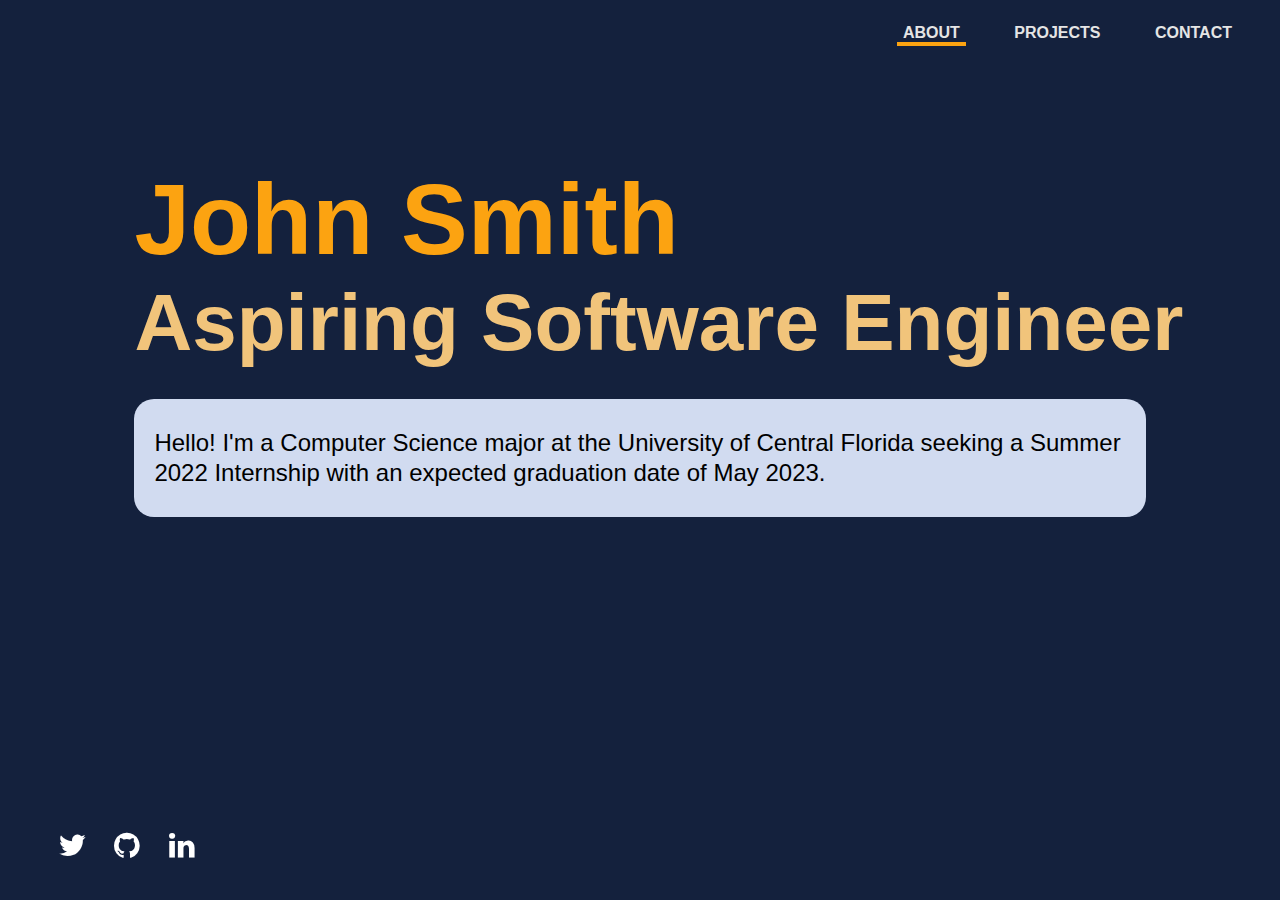
<file: index.html>
<!DOCTYPE html>
<html>
    <head>
        <meta charset="utf-8">
        <meta http-equiv="X-UA-Compatible" content="IE=edge">
        <title>John's Portfolio</title>
        <meta name="description" content="">
        <meta name="viewport" content="width=device-width, initial-scale=1">
        <link rel="stylesheet" href="style.css">
        <link rel="stylesheet" href="https://cdnjs.cloudflare.com/ajax/libs/font-awesome/4.7.0/css/font-awesome.min.css">
    </head>
    <body>
        <div class="navbar">
            <ul class="navlinks">
                <a id="homebutton" class="navbutton" href="index.html">ABOUT</a>
                <a id="projectsbutton" class="navbutton" href="projects.html">PROJECTS</a>
                <a id="contactbutton" class="navbutton" href="contact.html">CONTACT</a>
                
            </ul>
        </div>
        
        <h1> 
            <span class="top-span">
                John Smith
            </span>
            <span class="bottom-span">
                Aspiring Software Engineer
            </span>
        </h1>

        <div class="bio">
            <p>
                Hello! I'm a Computer Science major at the University of Central Florida seeking 
                a Summer 2022 Internship with an expected graduation date of May 2023.
            </p>
        </div>

        <div class="footer">
            <ul class="social-links">
                <a href="https://www.twitter.com/" target="_blank" class="fa fa-twitter"></a>
                <a href="https://www.github.com/" target="_blank" class="fa fa-github"></a>
                <a href="https://www.linkedin.com" target="_blank" class="fa fa-linkedin"></a>
            </ul>    
        </div>
        <script src="script.js"></script>
    </body>
</html>
</file>
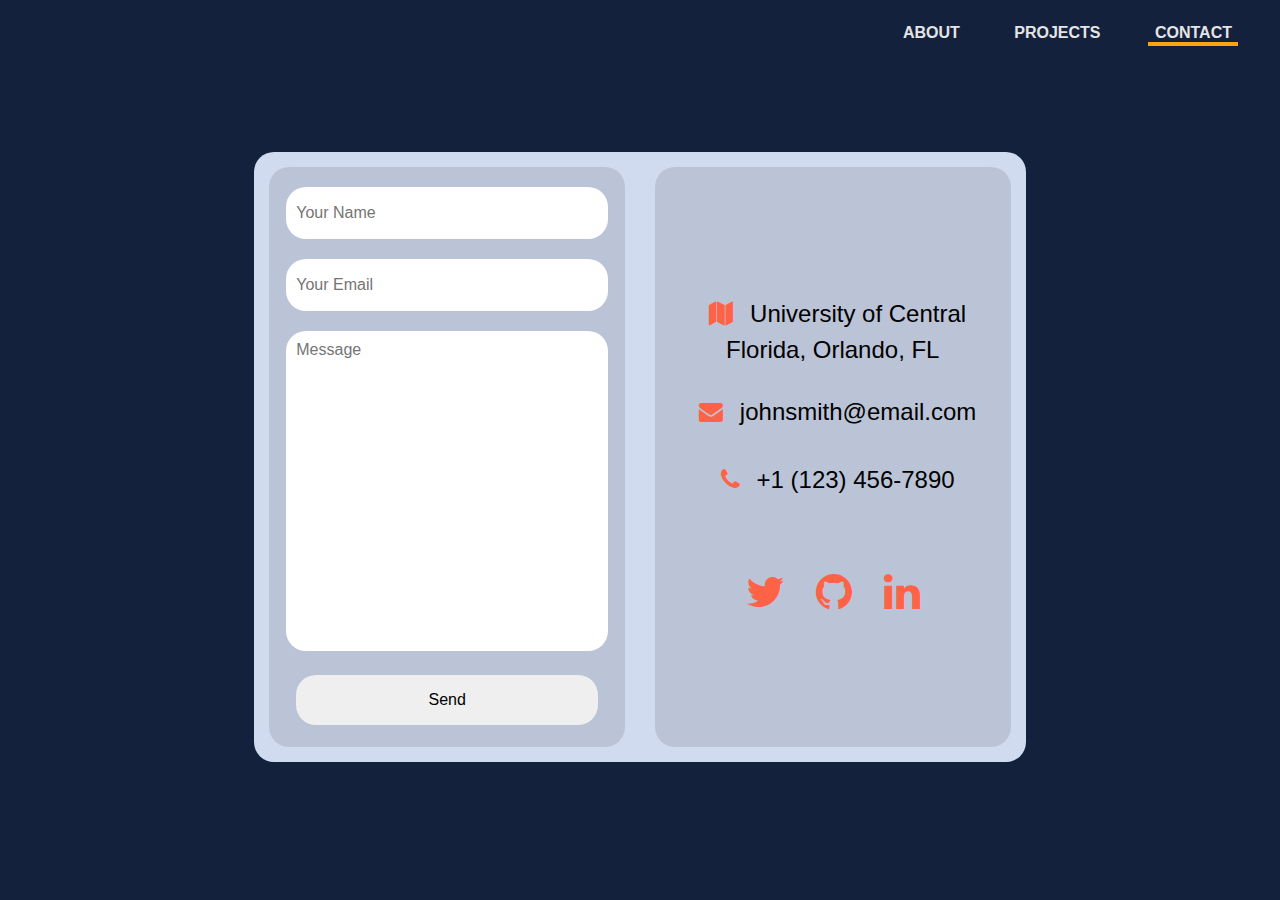
<file: contact.html>
<!DOCTYPE html>
<html>
    <head>
        <meta charset="utf-8">
        <meta http-equiv="X-UA-Compatible" content="IE=edge">
        <title>John's Portfolio</title>
        <meta name="description" content="">
        <meta name="viewport" content="width=device-width, initial-scale=1">
        <link rel="stylesheet" href="style.css">
        <link rel="stylesheet" href="https://cdnjs.cloudflare.com/ajax/libs/font-awesome/4.7.0/css/font-awesome.min.css">
    </head>
    <body>
        <div class="navbar">
            <ul class="navlinks">
                <a id="homebutton" class="navbutton" href="index.html">ABOUT</a>
                <a id="projectsbutton" class="navbutton" href="projects.html">PROJECTS</a>
                <a id="contactbutton" class="navbutton" href="contact.html">CONTACT</a>
            </ul>
        </div>
        
        <div class="contact-container">
            <div class="contact-form contact-subcontainer">
                <form id="email-form" action="/test.html">
                    <input type="text" id="name" name="name" placeholder="Your Name"><br>
                    <input type="text" id="email" name="email" placeholder="Your Email"><br>
                    <textarea id="message" name="message" placeholder="Message"></textarea><br>
                    <button id="submit-button" type="submit">Send</button>
                </form>
            </div>
            <div class="info contact-subcontainer">
                <div class="location">
                    <p>
                        <span class="fa fa-map"></span>
                        University of Central Florida, Orlando, FL
                    </p>
                </div>
                <div class="email">
                    <p>
                        <a href="mailto:johnsmith@email.com">
                            <span class="fa fa-envelope"></span>
                            johnsmith@email.com
                        </a>
                    </p>
                </div>
                <div class="phonenumber">
                    <p>
                        <a href="tel:1234567890">
                            <span class="fa fa-phone"></span>
                            +1 (123) 456-7890
                        </a>
                    </p>
                </div>

                <br><br>

                <div class="socialmedia">
                    <a href="https://www.twitter.com/" target="_blank">
                            <span class="fa fa-twitter"></span>
                    </a>
                    <a href="https://www.github.com/" target="_blank">
                            <span class="fa fa-github"></span>
                    </a>
                    <a href="https://www.linkedin.com/in/" target="_blank">
                            <span class="fa fa-linkedin"></span>
                    </a>
                </div>
            </div>
        </div>

        <script src="script.js"></script>
    </body>
</html>
</file>
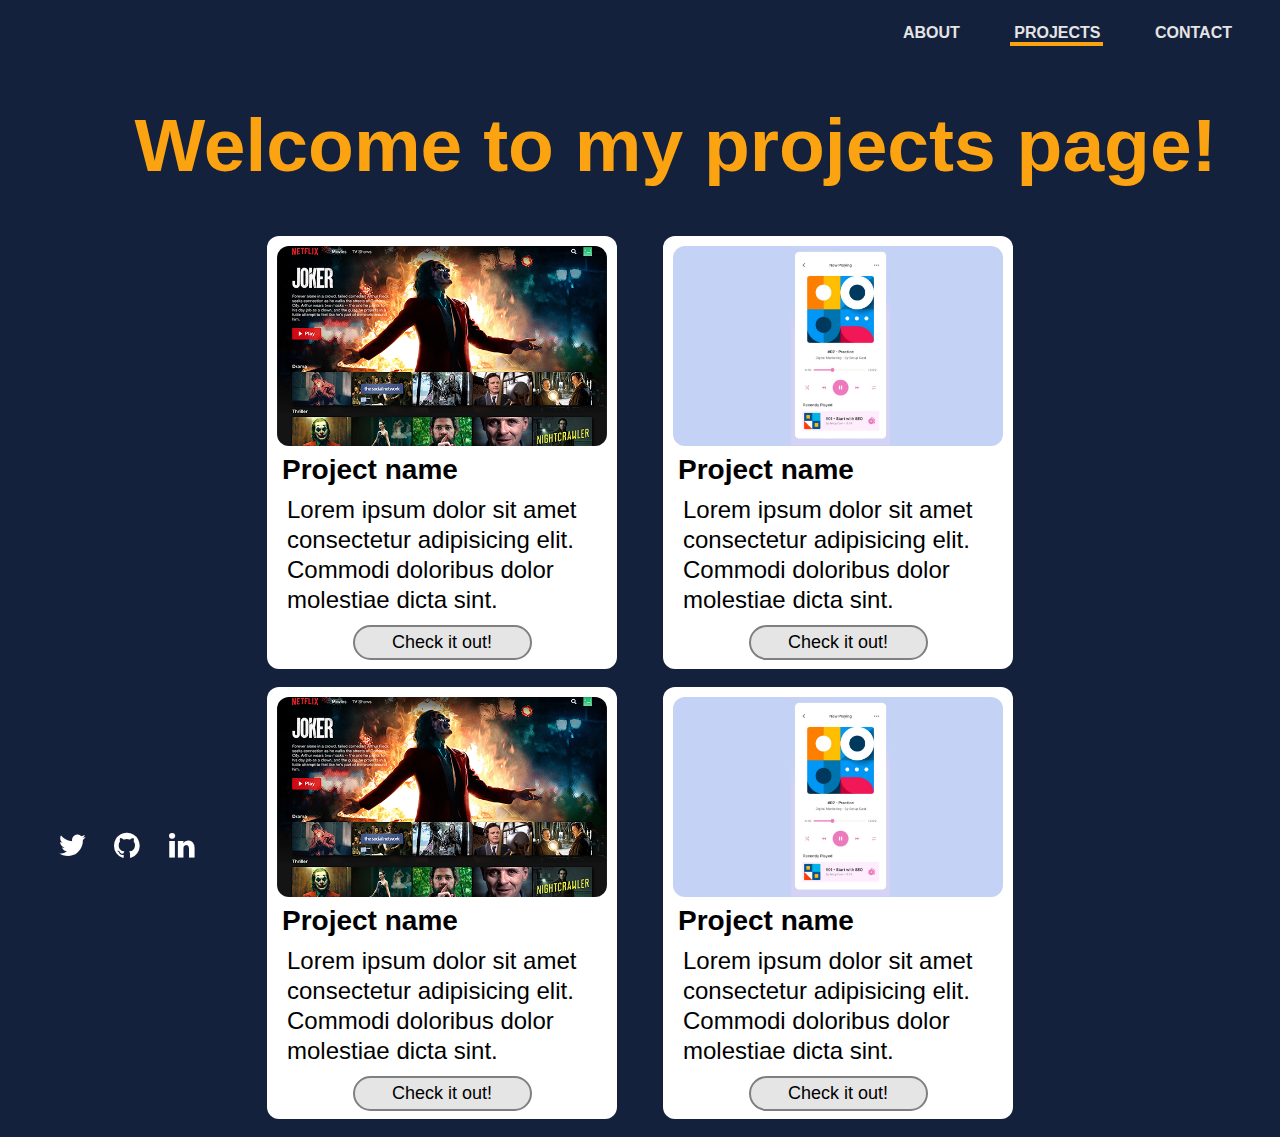
<file: projects.html>
<!DOCTYPE html>
<html>
    <head>
        <meta charset="utf-8">
        <meta http-equiv="X-UA-Compatible" content="IE=edge">
        <title>John's Portfolio</title>
        <meta name="description" content="">
        <meta name="viewport" content="width=device-width, initial-scale=1">
        <link rel="stylesheet" href="style.css">
        <link rel="stylesheet" href="https://cdnjs.cloudflare.com/ajax/libs/font-awesome/4.7.0/css/font-awesome.min.css">
    </head>
    <body>
        <div class="navbar">
            <ul class="navlinks">
                <a id="homebutton" class="navbutton" href="index.html">ABOUT</a>
                <a id="projectsbutton" class="navbutton" href="projects.html">PROJECTS</a>
                <a id="contactbutton" class="navbutton" href="contact.html">CONTACT</a>
            </ul>
        </div>

        <h1 id="project-page" class="projects-title">
            Welcome to my projects page!
        </h1>

        <div class="container">
            <div class="card-container">
                <div class="card">
                    <img src="netflix-clone-sml-movies.png" alt="Image">
                    <div class="project-info">
                        <p class="project-name">Project name</p>
                        <p class="project-description">Lorem ipsum dolor sit amet consectetur adipisicing elit. Commodi doloribus dolor molestiae dicta sint.</p>
                        <a href="https://github.com/" target="_blank">Check it out!</a>
                    </div>
                </div>
            </div>

            <div class="card-container">
                <div class="card">
                    <img src="music-player-ui-react-native.png" alt="Imagen">
                    <div class="project-info">
                        <p class="project-name">Project name</p>
                        <p class="project-description">Lorem ipsum dolor sit amet consectetur adipisicing elit. Commodi doloribus dolor molestiae dicta sint.</p>
                        <a href="https://github.com/" target="_blank">Check it out!</a>
                    </div>
                </div>
            </div> 

            <div class="card-container">
                <div class="card">
                    <img src="netflix-clone-sml-movies.png" alt="Image">
                    <div class="project-info">
                        <p class="project-name">Project name</p>
                        <p class="project-description">Lorem ipsum dolor sit amet consectetur adipisicing elit. Commodi doloribus dolor molestiae dicta sint.</p>
                        <a href="https://github.com/" target="_blank">Check it out!</a>
                    </div>
                </div>
            </div>

            <div class="card-container">
                <div class="card">
                    <img src="music-player-ui-react-native.png" alt="Imagen">
                    <div class="project-info">
                        <p class="project-name">Project name</p>
                        <p class="project-description">Lorem ipsum dolor sit amet consectetur adipisicing elit. Commodi doloribus dolor molestiae dicta sint.</p>
                        <a href="https://github.com/" target="_blank">Check it out!</a>
                    </div>
                </div>
            </div> 

            
        </div>
       

        <div class="footer">
            <ul class="social-links">    
                <a href="https://www.twitter.com/" target="_blank" class="fa fa-twitter"></a>
                <a href="https://www.github.com/" target="_blank" class="fa fa-github"></a>
                <a href="https://www.linkedin.com/" target="_blank" class="fa fa-linkedin"></a>
            </ul>
        </div>
        <script src="script.js"></script>
    </body>
</html>
</file>
<file: style.css>
/* 
Color's Used:
https://coolors.co/000000-14213d-d1dbf0-fca311-f1c47b-e5e5e5-ffffff
*/

html{
    background-color: #14213D;
    font-family: 'Avenir Next','Segoe ui',Ubuntu,sans-serif;
}

/*
    Navigation Bar
*/

.navbar{
    display: flex;
    justify-content: flex-end;
}

.navbutton{
    font-weight: bold;
    text-decoration: none;
    margin-right: 30px;
    padding-right: 10px;
    padding-left: 10px;
    color: #E5E5E5;
}

/*
    Header
*/
h1{
    margin-top: 100px;
    margin-left: 10%;
    font-weight: bolder;
    font-family: 'Avenir Next','Segoe ui',Ubuntu,sans-serif;
}

span{
    display:block;
}

.top-span{
    color: #FCA311;
    font-size: 100px;
}

.bottom-span{
    color: #F1C47B;
    font-size: 80px;
}

/*
    Bio
*/

.bio{
    background-color:#D1DBF0;
    margin-left: 10%;
    margin-right: 10%;
    margin-top: 30px;
    padding: 5px;
    font-family:'Lucida Sans', 'Lucida Sans Regular', 'Lucida Grande', 'Lucida Sans Unicode', Geneva, Verdana, sans-serif;
    border-radius: 20px;
}

p{
    margin-left: 15px;
    margin-right: 15px;
    font-size: 24px;
    line-height: 30px;
}

/*
    Footer
*/
.footer{
    position: fixed;
    bottom: 0;
}

.social-links{
    font-size:30px;
}

.fa{
    text-decoration: none;
    margin: 10px;
    border-radius:10px;
    color: white;
}
hr {
    height: .25rem;
    margin: 0;
    width: 18%; 
    margin-left: 1.2%;
    background: #FCA311;
    border: none;
    transition: .3s ease-in-out;
}

.menu-button:hover ~ hr{
    width: 18% !important;
    margin-left: 1.2% !important;
}

.projects-button:hover ~ hr{
    width: 24.5% !important;
    margin-left: 31% !important;
}

.contact-button:hover ~ hr{
    width: 23.8% !important;
    margin-left: 67.2% !important;
}
/* 
===================================
=    BEGINNING OF CONTACT HTML    =
===================================
*/

.contact-container {
    /* First, let's create our container and make it look nice */
    /* Centralize Horizontally */
    width: 61%;
    margin-left: auto;
    margin-right: auto;

    /* Put nice height and try to centralize vertically */
    height: 610px;
    margin-top: 90px;

    border-radius: 20px;
    background-color: #D1DBF0;  /* Light Periwinkle Color from Color Palette */

    /* Once done, we can start using Flex to nicely put subcontainers */
    display: flex;
    justify-content: space-evenly;
}

.contact-subcontainer {
    /*
    ONLY ADD INPUT/TEXT/BUTTON AFTER THIS PART
    Create how the subcontainers will look.
    */
    background-color: rgba(0,0,0, 0.1);
    width: 100%;
    margin: 15px; /* Prevent from touching the general container */
    border-radius: 20px;

    /* 
    ONLY DO THIS AFTER PUTTING INPUT/TEXT BOXES.
    To prevent touching edge of subcontainer
    */
    text-align: center;
    padding-left: 10px;
    padding-right: 10px;
}


/* 
Email Subcontainer
*/
#email-form > * {
    font-family:'Lucida Sans', 'Lucida Sans Regular', 'Lucida Grande', 'Lucida Sans Unicode', Geneva, Verdana, sans-serif;
    font-size: 16px;
    border-radius: 20px;

    /* 
    Border prevents border by default.
    Outline prevents border when clicked. 
    */
    border: none;
    outline: none;
    
    /*
    Give them height and width.
    Then, spread them apart.    
    */
    margin-top: 20px;
    width: 90%;
    height: 50px;

    /* this is to prevent touch edges of input/text boxes */
    padding-left: 10px;
    padding-right: 10px;
}

#message {
    resize: none;
    height: 300px;

    /* This is because the text inside the textarea still is too close on the top and bottom */
    padding-top: 10px;
    padding-bottom: 10px;
}

/* Nice effect */
#submit-button:hover{
    background-color: rgb(197,197,197);
}


.alert {
    width: 61%;
    margin: 0 auto;
    margin-top: 20px;
    background-color: #FF7276;
    text-align: center;
    padding: 10px;
    color: white;
    text-transform: uppercase;
    border-radius: 20px;
    
}

.alert-green {
    width: 61%;
    margin: 0 auto;
    margin-top: 20px;
    background-color: #66FFE5;
    text-align: center;
    padding: 10px;
    color: #000;
    text-transform: uppercase;
    border-radius: 20px;
}


/* 
Information Subcontainer
*/
.info {
    /* attempt to vertically centralize info */
    padding-top: 100px;
}

/* overwriting class */
.info .fa {
    color: tomato;
}

/* INCREASES ICON SIZES because they are FONTS */
.socialmedia {
    font-size: 42px;
}

.info a {
    text-decoration: none;
    color: black;
}

/*
==========================
= START OF PROJECTS.HTML =
==========================
*/

.projects-title {
    color: #FCA311;
    font-size: 75px;
    margin: 40px;
    margin-left: 10%;
}

.container {
    width: 65%;
    max-width: 1200px;
    /* border: 1px solid white; */

    /* Top/Bottom = 0 | Left/Right = Auto */
    margin: 0 auto;
    
    display: flex;
    flex-wrap: wrap;
    /* best way to centralize everything */
    justify-content: space-evenly;
}

.card-container{
    width: 30%;
    min-width: 350px;
    margin: 1%;
}

.card{
    height: 95%;

    background-color: white;
    border-radius: 12px;

    /* leave more space from text & images */
    padding: 10px;
  }

img {
    width: 100%;
    height: 200px;

    /* keeps the object's aspect ratio while trying to fill the whole box */
    object-fit: cover;

    border-radius: 12px;
}

.project-name {
    font-size: 28px;
    font-weight: bold;
    margin: 5px;
}

.project-description {
    margin: 10px;
}

.card a {
    display: block;
    width: 50%;
    margin: 0 auto;

    background-color: #E5E5E5;
    border: 2px solid grey;
    color: black;
    text-decoration: none;

    border-radius: 20px;
    padding: 5px;

    text-align: center;
    font-size: 18px;
}

/*
==========================
= DEFAULT NAVBAR ON ABOUT=
==========================
*/

/* Add the HR to HTML and then delete this thing below after adding the HR! */
.navbutton:hover{
    text-decoration: none;
}
</file>
